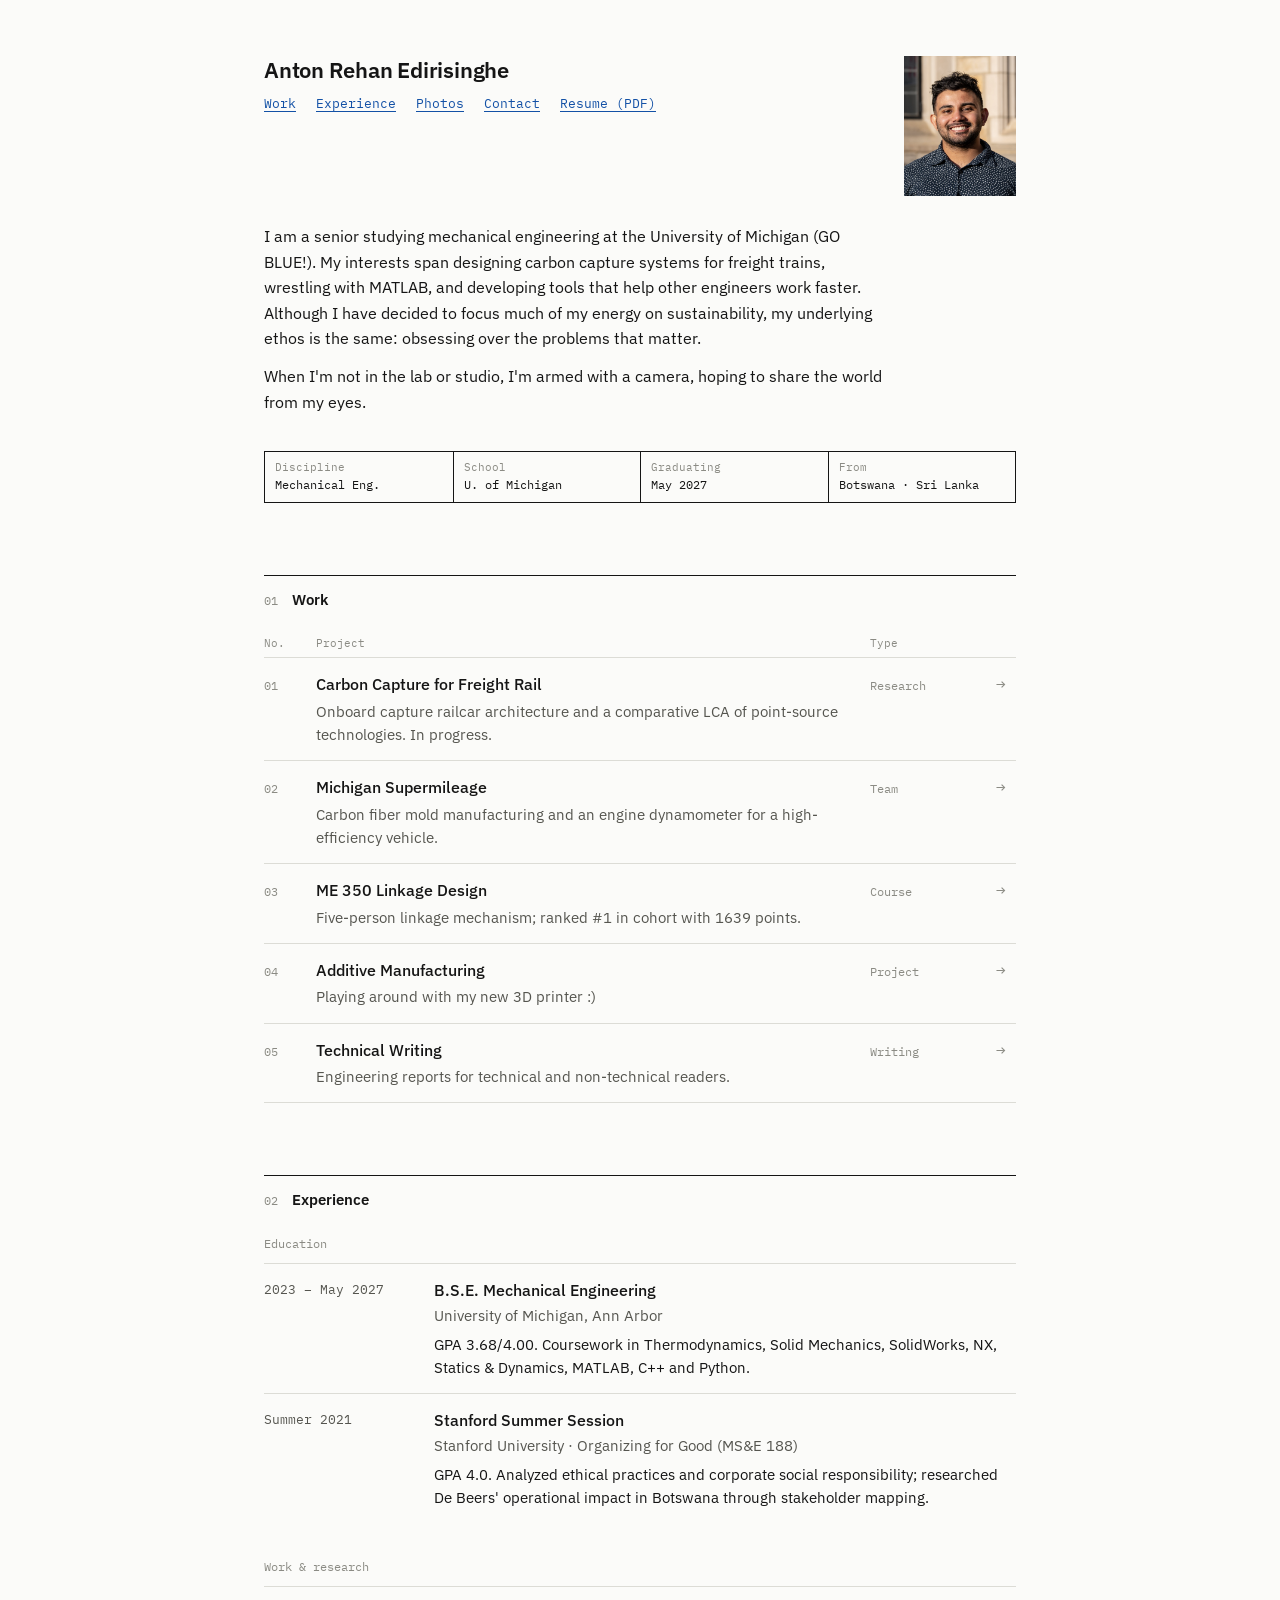
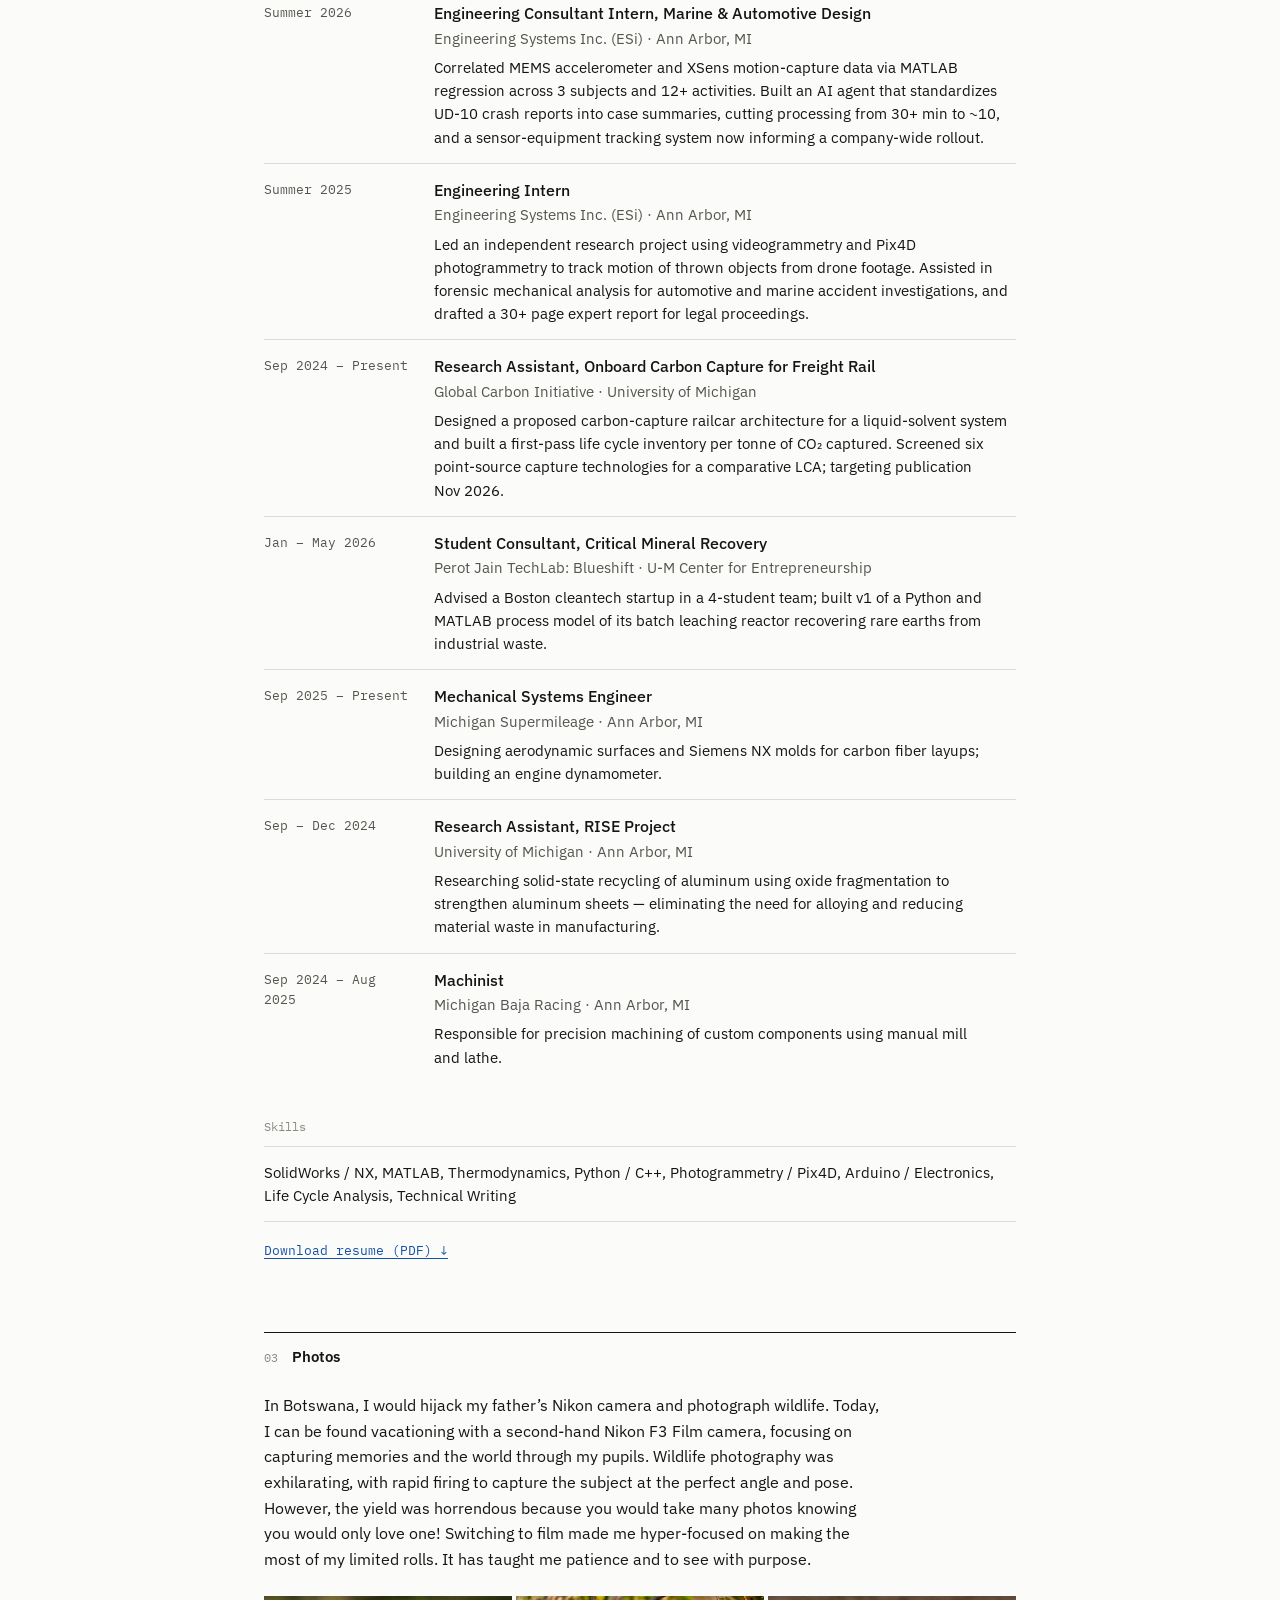
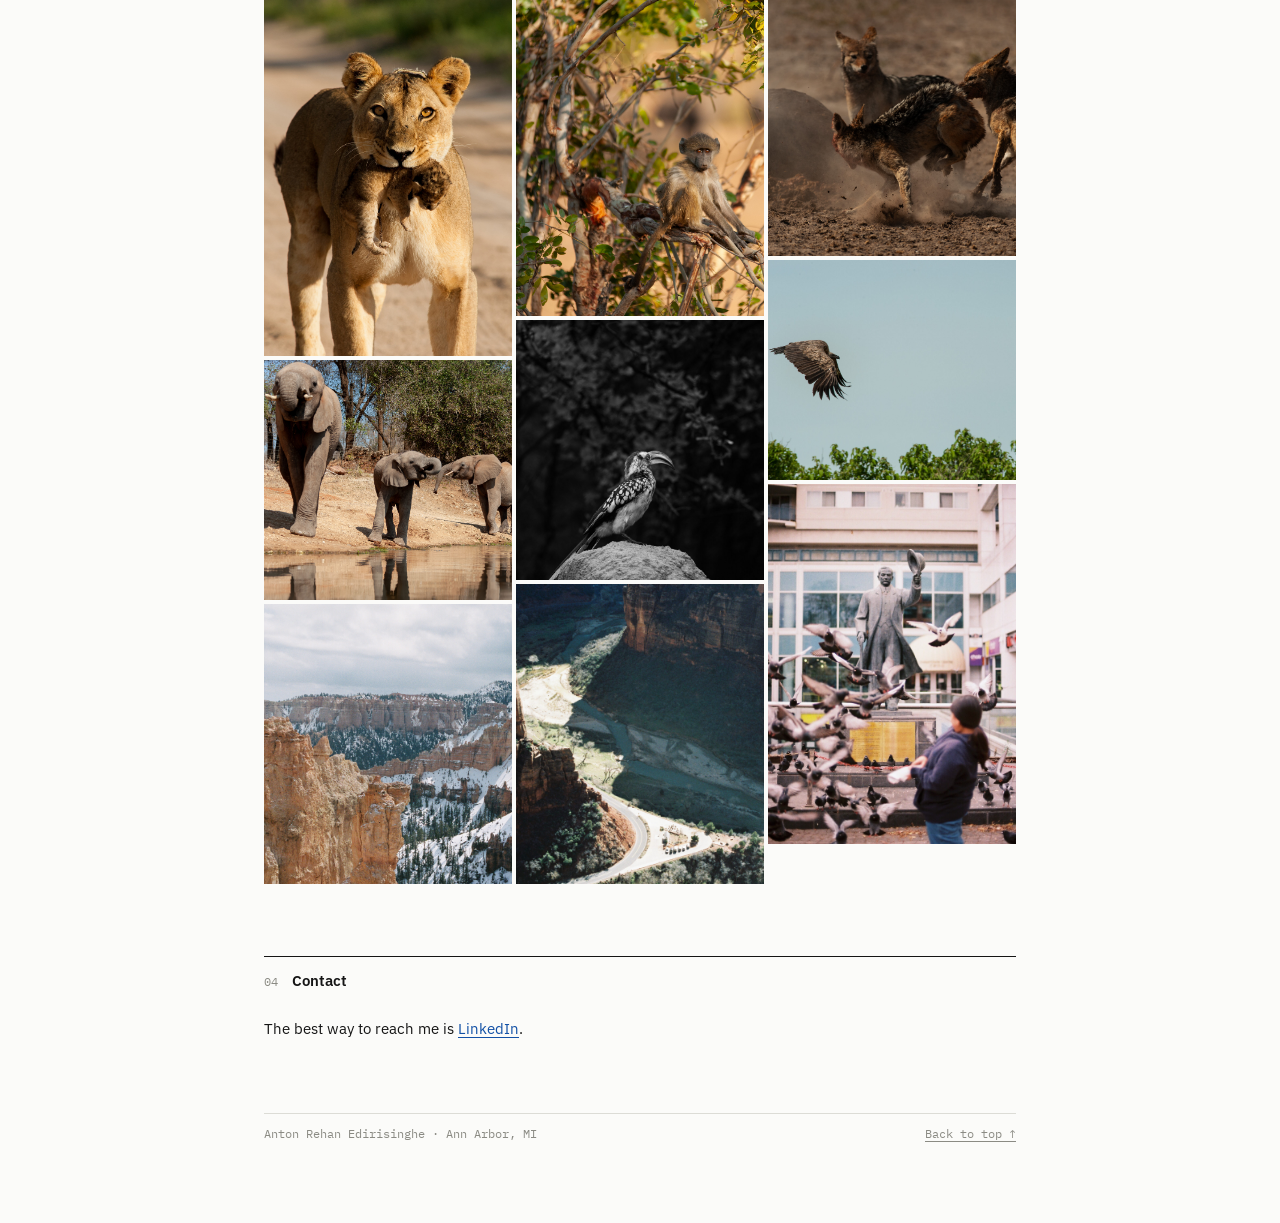
<file: github-upload/index.html>
<!DOCTYPE html>
<html lang="en">
<head>
<meta charset="UTF-8" />
<meta name="viewport" content="width=device-width, initial-scale=1.0" />
<title>Anton Rehan Edirisinghe</title>
<link rel="preconnect" href="https://fonts.googleapis.com" />
<link rel="preconnect" href="https://fonts.gstatic.com" crossorigin="" />
<link href="https://fonts.googleapis.com/css2?family=IBM+Plex+Mono:wght@400;500&family=IBM+Plex+Sans:wght@400;500;600&display=swap" rel="stylesheet" />
<style>
*,*::before,*::after{box-sizing:border-box;margin:0;padding:0}
:root{--bg:#fbfbf9;--ink:#151515;--mid:#55554f;--light:#8b8b84;--rule:#dcdcd6;--link:oklch(45% 0.15 258);--mono:'IBM Plex Mono',ui-monospace,Menlo,monospace;--sans:'IBM Plex Sans','Helvetica Neue',Arial,sans-serif}
html{scroll-behavior:smooth}
body{background:var(--bg);color:var(--ink);font:16px/1.6 var(--sans);-webkit-font-smoothing:antialiased}
a{color:var(--link);text-decoration:underline;text-underline-offset:3px;text-decoration-thickness:1px}
a:hover{color:var(--ink)}
.wrap{max-width:800px;margin:0 auto;padding:56px 24px 80px}
.mono{font-family:var(--mono)}
header{display:grid;grid-template-columns:minmax(0,1fr) 112px;gap:32px;align-items:start}
h1{font-size:22px;font-weight:600;letter-spacing:-0.01em;line-height:1.3}
.nav{display:flex;flex-wrap:wrap;gap:6px 20px;margin-top:10px;font:13px/1.4 var(--mono)}
.intro{margin-top:28px;max-width:62ch;color:var(--ink);text-wrap:pretty}
.intro p+p{margin-top:12px}
.headshot{width:112px;aspect-ratio:4/5;display:block;background:url("uploads/RehanLinkedIn.jpg") 42% 51%/320% auto no-repeat;filter:grayscale(0.15)}
.titleblock{display:grid;grid-template-columns:repeat(4,minmax(0,1fr));border:1px solid var(--ink);margin-top:36px;font:12px/1.4 var(--mono)}
.titleblock div{padding:8px 10px;border-left:1px solid var(--ink)}
.titleblock div:first-child{border-left:0}
.titleblock span{display:block;color:var(--light);font-size:10.5px;margin-bottom:2px}
section{margin-top:72px;border-top:1px solid var(--ink);padding-top:12px}
.sec-h{display:flex;gap:14px;align-items:baseline;margin-bottom:24px}
.sec-h .mono{font-size:12px;color:var(--light)}
h2{font-size:15px;font-weight:600}
.rows{display:flex;flex-direction:column}
.proj{display:grid;grid-template-columns:36px minmax(0,1fr) 110px 20px;gap:16px;align-items:baseline;padding:14px 0;border-bottom:1px solid var(--rule);color:inherit;text-decoration:none}
.proj:first-child{border-top:1px solid var(--rule)}
.proj .n,.proj .t{font:12px/1.4 var(--mono);color:var(--light)}
.proj .title{font-weight:500}
.proj .d{color:var(--mid);font-size:14.5px;margin-top:2px;text-wrap:pretty}
.proj .arr{font-family:var(--mono);color:var(--light);transition:transform .15s}
.proj:hover .title{color:var(--link);text-decoration:underline;text-underline-offset:3px;text-decoration-thickness:1px}
.proj:hover .arr{color:var(--link);transform:translateX(3px)}
.thead{display:grid;grid-template-columns:36px minmax(0,1fr) 110px 20px;gap:16px;font:11px/1.4 var(--mono);color:var(--light);padding-bottom:6px}
.sub{font:12px/1.4 var(--mono);color:var(--light);margin:36px 0 10px}
.sub:first-of-type{margin-top:0}
.item{display:grid;grid-template-columns:150px minmax(0,1fr);gap:20px;padding:14px 0;border-top:1px solid var(--rule)}
.item .date{font:12.5px/1.6 var(--mono);color:var(--mid);padding-top:1px}
.item .role{font-weight:500}
.item .org{color:var(--mid);font-size:14.5px}
.item p{font-size:14.5px;color:var(--ink);margin-top:6px;text-wrap:pretty}
.skills{font-size:14.5px;padding:14px 0;border-top:1px solid var(--rule);border-bottom:1px solid var(--rule)}
.dl{margin-top:20px;font:13px/1.4 var(--mono)}
.photo-intro{max-width:62ch;margin-bottom:24px;text-wrap:pretty}
.sheet{columns:3;column-gap:4px}
.sheet figure{break-inside:avoid;margin-bottom:4px;overflow:hidden;cursor:zoom-in;background:#e8e8e3}
.sheet img{width:100%;object-fit:cover;display:block;transition:transform .4s ease}
.sheet figure:hover img{transform:scale(1.03)}
.sheet figcaption{display:none}
.contact{font-size:15px}
footer{margin-top:72px;padding-top:12px;border-top:1px solid var(--rule);display:flex;justify-content:space-between;gap:16px;flex-wrap:wrap;font:12px/1.4 var(--mono);color:var(--light)}
footer a{color:var(--light)}
.lb{position:fixed;inset:0;z-index:50;background:rgba(15,15,15,.94);display:none;flex-direction:column;align-items:center;justify-content:center;gap:12px;padding:24px;cursor:zoom-out}
.lb.open{display:flex}
.lb img{max-width:92vw;max-height:84vh;object-fit:contain}
.lb p{font:12px/1.4 var(--mono);color:#bdbdb5}
@media (max-width:640px){
header{grid-template-columns:minmax(0,1fr) 80px;gap:20px}.headshot{width:80px}
.titleblock{grid-template-columns:repeat(2,minmax(0,1fr))}.titleblock div:nth-child(3){border-left:0}.titleblock div:nth-child(n+3){border-top:1px solid var(--ink)}
.thead{display:none}.proj{grid-template-columns:28px minmax(0,1fr) 16px}.proj .t{display:none}
.item{grid-template-columns:minmax(0,1fr);gap:4px}
.sheet{columns:2}
}
</style>
</head>
<body>
<div class="wrap" id="top">
<header>
<div>
<h1>Anton Rehan Edirisinghe</h1>
<nav class="nav"><a href="#work">Work</a><a href="#experience">Experience</a><a href="#photos">Photos</a><a href="#contact">Contact</a><a href="uploads/RehanEAResume.pdf" target="_blank" rel="noopener">Resume (PDF)</a></nav>
</div>
<div class="headshot" role="img" aria-label="Anton Rehan Edirisinghe"></div>
</header>
<div class="intro">
<p>I am a senior studying mechanical engineering at the University of Michigan (GO BLUE!). My interests span designing carbon capture systems for freight trains, wrestling with MATLAB, and developing tools that help other engineers work faster. Although I have decided to focus much of my energy on sustainability, my underlying ethos is the same: obsessing over the problems that matter.</p>
<p>When I'm not in the lab or studio, I'm armed with a camera, hoping to share the world from my eyes.</p>
</div>
<div class="titleblock">
<div><span>Discipline</span>Mechanical Eng.</div>
<div><span>School</span>U. of Michigan</div>
<div><span>Graduating</span>May 2027</div>
<div><span>From</span>Botswana · Sri Lanka</div>
</div>
<section id="work">
<div class="sec-h"><span class="mono">01</span><h2>Work</h2></div>
<div class="thead"><span>No.</span><span>Project</span><span>Type</span><span></span></div>
<div class="rows">
<a class="proj" href="projects/carbon-capture.html"><span class="n">01</span><div><div class="title">Carbon Capture for Freight Rail</div><div class="d">Onboard capture railcar architecture and a comparative LCA of point-source technologies. In progress.</div></div><span class="t">Research</span><span class="arr">→</span></a>
<a class="proj" href="projects/supermileage.html"><span class="n">02</span><div><div class="title">Michigan Supermileage</div><div class="d">Carbon fiber mold manufacturing and an engine dynamometer for a high-efficiency vehicle.</div></div><span class="t">Team</span><span class="arr">→</span></a>
<a class="proj" href="projects/me350-linkage.html"><span class="n">03</span><div><div class="title">ME 350 Linkage Design</div><div class="d">Five-person linkage mechanism; ranked #1 in cohort with 1639 points.</div></div><span class="t">Course</span><span class="arr">→</span></a>
<a class="proj" href="projects/additive-manufacturing.html"><span class="n">04</span><div><div class="title">Additive Manufacturing</div><div class="d">Playing around with my new 3D printer :)</div></div><span class="t">Project</span><span class="arr">→</span></a>
<a class="proj" href="projects/technical-writing.html"><span class="n">05</span><div><div class="title">Technical Writing</div><div class="d">Engineering reports for technical and non-technical readers.</div></div><span class="t">Writing</span><span class="arr">→</span></a>
</div>
</section>
<section id="experience">
<div class="sec-h"><span class="mono">02</span><h2>Experience</h2></div>
<p class="sub">Education</p>
<div class="item"><div class="date">2023 – May 2027</div><div><div class="role">B.S.E. Mechanical Engineering</div><div class="org">University of Michigan, Ann Arbor</div><p>GPA 3.68/4.00. Coursework in Thermodynamics, Solid Mechanics, SolidWorks, NX, Statics &amp; Dynamics, MATLAB, C++ and Python.</p></div></div>
<div class="item"><div class="date">Summer 2021</div><div><div class="role">Stanford Summer Session</div><div class="org">Stanford University · Organizing for Good (MS&amp;E 188)</div><p>GPA 4.0. Analyzed ethical practices and corporate social responsibility; researched De Beers' operational impact in Botswana through stakeholder mapping.</p></div></div>
<p class="sub">Work &amp; research</p>
<div class="item"><div class="date">Summer 2026</div><div><div class="role">Engineering Consultant Intern, Marine &amp; Automotive Design</div><div class="org">Engineering Systems Inc. (ESi) · Ann Arbor, MI</div><p>Correlated MEMS accelerometer and XSens motion-capture data via MATLAB regression across 3 subjects and 12+ activities. Built an AI agent that standardizes UD-10 crash reports into case summaries, cutting processing from 30+ min to ~10, and a sensor-equipment tracking system now informing a company-wide rollout.</p></div></div>
<div class="item"><div class="date">Summer 2025</div><div><div class="role">Engineering Intern</div><div class="org">Engineering Systems Inc. (ESi) · Ann Arbor, MI</div><p>Led an independent research project using videogrammetry and Pix4D photogrammetry to track motion of thrown objects from drone footage. Assisted in forensic mechanical analysis for automotive and marine accident investigations, and drafted a 30+ page expert report for legal proceedings.</p></div></div>
<div class="item"><div class="date">Sep 2024 – Present</div><div><div class="role">Research Assistant, Onboard Carbon Capture for Freight Rail</div><div class="org">Global Carbon Initiative · University of Michigan</div><p>Designed a proposed carbon-capture railcar architecture for a liquid-solvent system and built a first-pass life cycle inventory per tonne of CO₂ captured. Screened six point-source capture technologies for a comparative LCA; targeting publication Nov 2026.</p></div></div>
<div class="item"><div class="date">Jan – May 2026</div><div><div class="role">Student Consultant, Critical Mineral Recovery</div><div class="org">Perot Jain TechLab: Blueshift · U-M Center for Entrepreneurship</div><p>Advised a Boston cleantech startup in a 4-student team; built v1 of a Python and MATLAB process model of its batch leaching reactor recovering rare earths from industrial waste.</p></div></div>
<div class="item"><div class="date">Sep 2025 – Present</div><div><div class="role">Mechanical Systems Engineer</div><div class="org">Michigan Supermileage · Ann Arbor, MI</div><p>Designing aerodynamic surfaces and Siemens NX molds for carbon fiber layups; building an engine dynamometer.</p></div></div>
<div class="item"><div class="date">Sep – Dec 2024</div><div><div class="role">Research Assistant, RISE Project</div><div class="org">University of Michigan · Ann Arbor, MI</div><p>Researching solid-state recycling of aluminum using oxide fragmentation to strengthen aluminum sheets — eliminating the need for alloying and reducing material waste in manufacturing.</p></div></div>
<div class="item"><div class="date">Sep 2024 – Aug 2025</div><div><div class="role">Machinist</div><div class="org">Michigan Baja Racing · Ann Arbor, MI</div><p>Responsible for precision machining of custom components using manual mill and lathe.</p></div></div>
<p class="sub">Skills</p>
<p class="skills">SolidWorks / NX, MATLAB, Thermodynamics, Python / C++, Photogrammetry / Pix4D, Arduino / Electronics, Life Cycle Analysis, Technical Writing</p>
<p class="dl"><a href="uploads/RehanEAResume.pdf" target="_blank" rel="noopener">Download resume (PDF) ↓</a></p>
</section>
<section id="photos">
<div class="sec-h"><span class="mono">03</span><h2>Photos</h2></div>
<p class="photo-intro">In Botswana, I would hijack my father’s Nikon camera and photograph wildlife. Today, I can be found vacationing with a second-hand Nikon F3 Film camera, focusing on capturing memories and the world through my pupils. Wildlife photography was exhilarating, with rapid firing to capture the subject at the perfect angle and pose. However, the yield was horrendous because you would take many photos knowing you would only love one! Switching to film made me hyper-focused on making the most of my limited rolls. It has taught me patience and to see with purpose.</p>
<div class="sheet" id="sheet">
<figure><img src="uploads/75C1C92D-931C-47F8-A271-8AAD5822C56F.jpeg" style="height:360px" alt="Lioness carrying her cub, Botswana" loading="lazy" /><figcaption><span>01</span>Lioness carrying her cub, Botswana</figcaption></figure>
<figure><img src="uploads/Elephant 1.jpg" style="height:240px" alt="Elephants at the waterhole, Botswana" loading="lazy" /><figcaption><span>02</span>Elephants at the waterhole</figcaption></figure>
<figure><img src="uploads/IMG_7206.jpeg" style="height:280px" alt="Bryce Canyon, Utah" loading="lazy" /><figcaption><span>03</span>Bryce Canyon, Utah</figcaption></figure>
<figure><img src="uploads/Baboon1.jpg" style="height:320px" alt="Baboon, Botswana" loading="lazy" /><figcaption><span>04</span>Baboon, Botswana</figcaption></figure>
<figure><img src="uploads/IMG_8431.jpeg" style="height:260px" alt="Yellow-billed hornbill, Botswana" loading="lazy" /><figcaption><span>05</span>Yellow-billed hornbill, Botswana</figcaption></figure>
<figure><img src="uploads/IMG_7436.jpeg" style="height:300px" alt="Zion National Park, Utah" loading="lazy" /><figcaption><span>06</span>Zion National Park, Utah</figcaption></figure>
<figure><img src="uploads/Jacals1.jpg" style="height:260px" alt="Jackals, Botswana" loading="lazy" /><figcaption><span>07</span>Jackals, Botswana</figcaption></figure>
<figure><img src="uploads/rtp_7758.jpeg" style="height:220px" alt="Vulture in flight, Botswana" loading="lazy" /><figcaption><span>08</span>Vulture in flight, Botswana</figcaption></figure>
<figure><img src="uploads/IMG_7384.jpeg" style="height:360px" alt="Street scene, film" loading="lazy" /><figcaption><span>09</span>Street scene, film</figcaption></figure>
</div>
</section>
<section id="contact">
<div class="sec-h"><span class="mono">04</span><h2>Contact</h2></div>
<p class="contact">The best way to reach me is <a href="https://linkedin.com/in/rehan-ed" target="_blank" rel="noopener">LinkedIn</a>.</p>
</section>
<footer><span>Anton Rehan Edirisinghe · Ann Arbor, MI</span><a href="#top">Back to top ↑</a></footer>
</div>
<div class="lb" id="lb"><img alt="" /><p></p></div>
<script>
(()=>{const lb=document.getElementById('lb'),im=lb.querySelector('img'),cap=lb.querySelector('p');
document.getElementById('sheet').addEventListener('click',e=>{const f=e.target.closest('figure');if(!f)return;const i=f.querySelector('img');im.src=i.src;im.alt=i.alt;cap.textContent=i.alt;lb.classList.add('open')});
lb.addEventListener('click',()=>lb.classList.remove('open'));
addEventListener('keydown',e=>{if(e.key==='Escape')lb.classList.remove('open')});})();
</script>
</body>
</html>
</file>
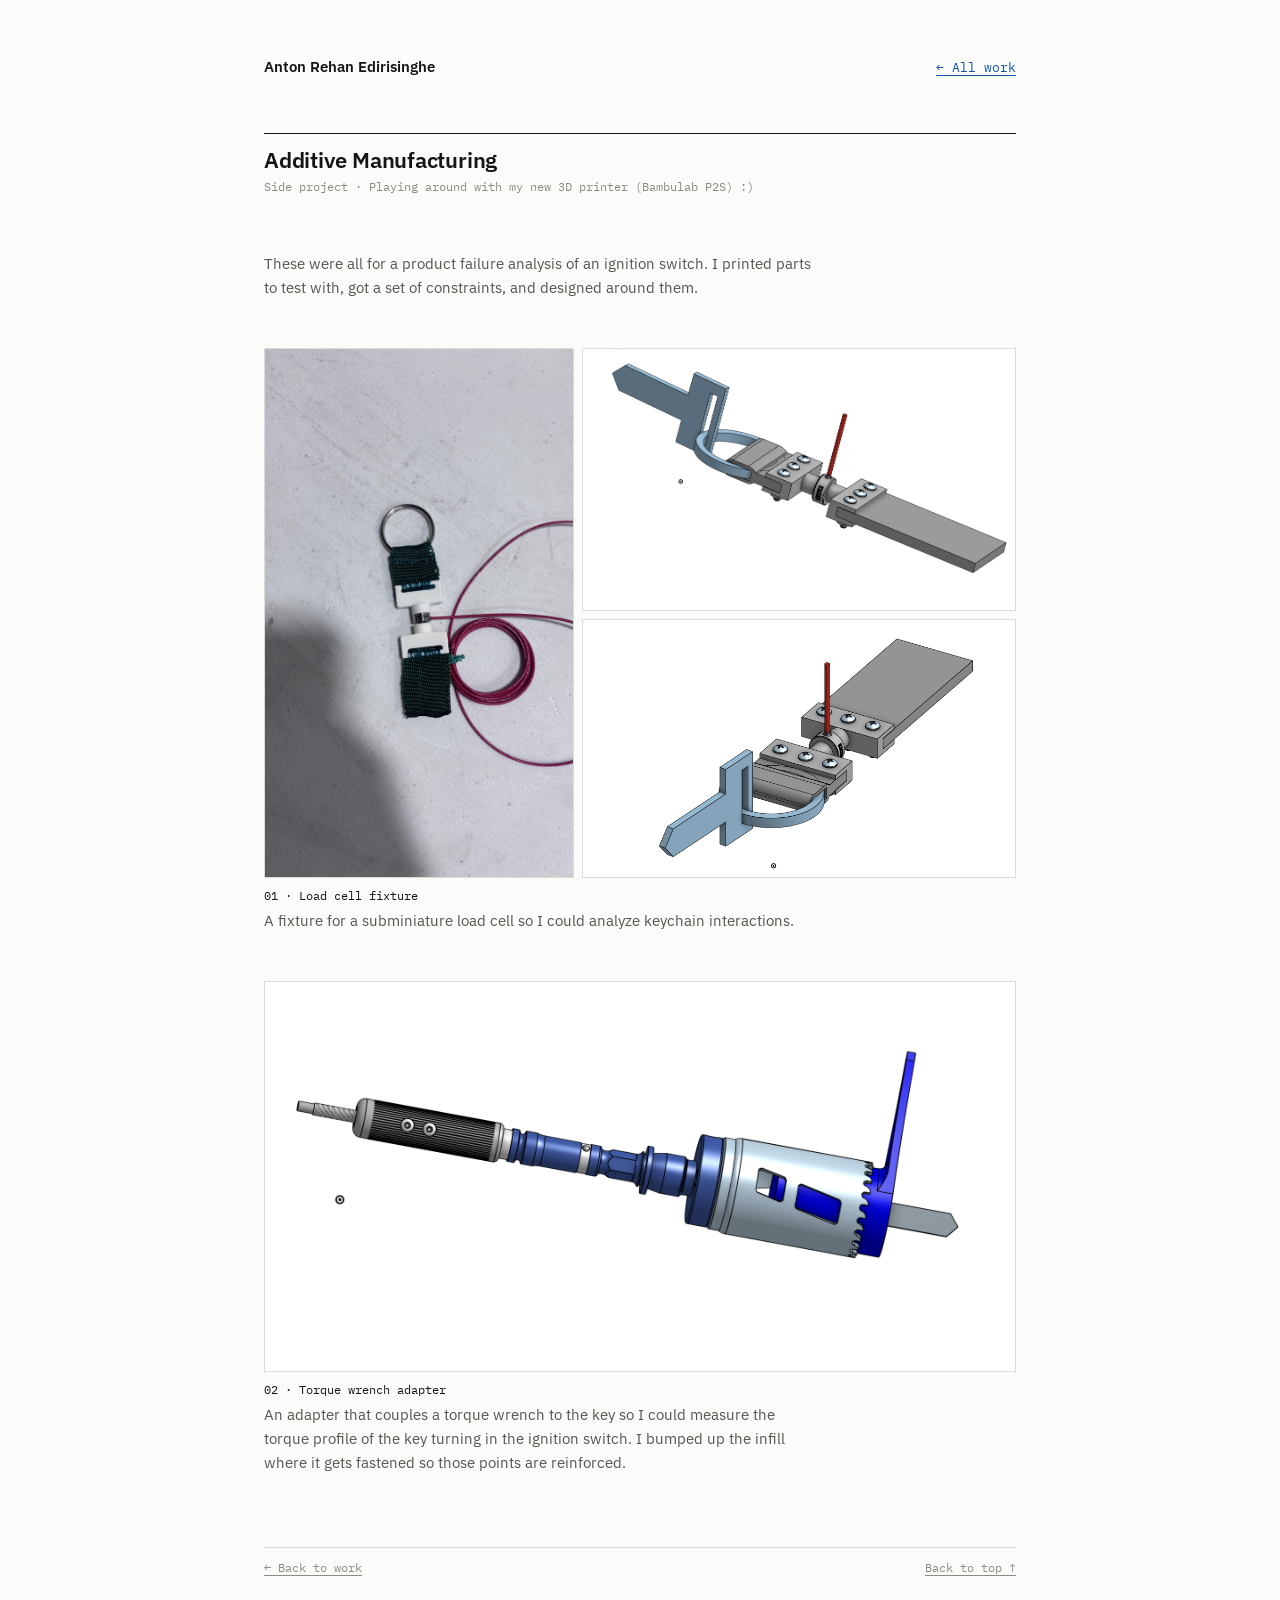
<file: github-upload/projects/additive-manufacturing.html>
<!DOCTYPE html>
<html lang="en">
<head>
<meta charset="UTF-8" />
<meta name="viewport" content="width=device-width, initial-scale=1.0" />
<title>Additive Manufacturing — Anton Rehan Edirisinghe</title>
<link rel="preconnect" href="https://fonts.googleapis.com" />
<link rel="preconnect" href="https://fonts.gstatic.com" crossorigin="" />
<link href="https://fonts.googleapis.com/css2?family=IBM+Plex+Mono:wght@400;500&family=IBM+Plex+Sans:wght@400;500;600&display=swap" rel="stylesheet" />
<link rel="stylesheet" href="v2.css" />
<style>.log{margin-top:32px;display:flex;flex-direction:column;gap:48px}.intro{margin-top:24px;max-width:62ch;font-size:15px;color:var(--mid);text-wrap:pretty}.entry img{display:block;width:100%;height:auto;border:1px solid var(--rule);background:#fff}.entry .grid{display:grid;grid-template-columns:minmax(0,1fr) minmax(0,1.4fr);gap:8px}.entry .grid img{height:100%;object-fit:contain}.entry .grid .tall{grid-row:span 2;object-fit:cover}@media (max-width:640px){.entry .grid{grid-template-columns:minmax(0,1fr)}.entry .grid .tall{grid-row:auto}}.entry figcaption{margin-top:10px;max-width:62ch;font-size:15px;color:var(--mid);text-wrap:pretty}.entry .lbl{display:block;font:12px/1.4 var(--mono);color:var(--ink);margin-bottom:4px}</style>
</head>
<body>
<div class="wrap" id="top">
<div class="top"><a class="name" href="../index.html">Anton Rehan Edirisinghe</a><a href="../index.html#work">← All work</a></div>
<h1>Additive Manufacturing</h1>
<p class="kicker">Side project · Playing around with my new 3D printer (Bambulab P2S) :)</p>
<div class="log">
<p class="intro">These were all for a product failure analysis of an ignition switch. I printed parts to test with, got a set of constraints, and designed around them.</p>
<figure class="entry"><div class="grid"><img class="tall" src="am-photos/ignition-switch.jpeg" alt="3D-printed fixture holding a subminiature load cell between two keychain straps" /><img src="am-photos/loadcell-fixture-b.png" alt="CAD render of the load cell fixture with key and keyring" /><img src="am-photos/loadcell-fixture-a.png" alt="CAD render of the load cell fixture, alternate view" /></div><figcaption><span class="lbl">01 · Load cell fixture</span>A fixture for a subminiature load cell so I could analyze keychain interactions.</figcaption></figure>
<figure class="entry"><img src="am-photos/torque-adapter.png" alt="CAD render of a torque wrench adapter coupled to an ignition key" /><figcaption><span class="lbl">02 · Torque wrench adapter</span>An adapter that couples a torque wrench to the key so I could measure the torque profile of the key turning in the ignition switch. I bumped up the infill where it gets fastened so those points are reinforced.</figcaption></figure>
</div>
<footer><a href="../index.html#work">← Back to work</a><a href="#top">Back to top ↑</a></footer>
</div>
</body>
</html>
</file>
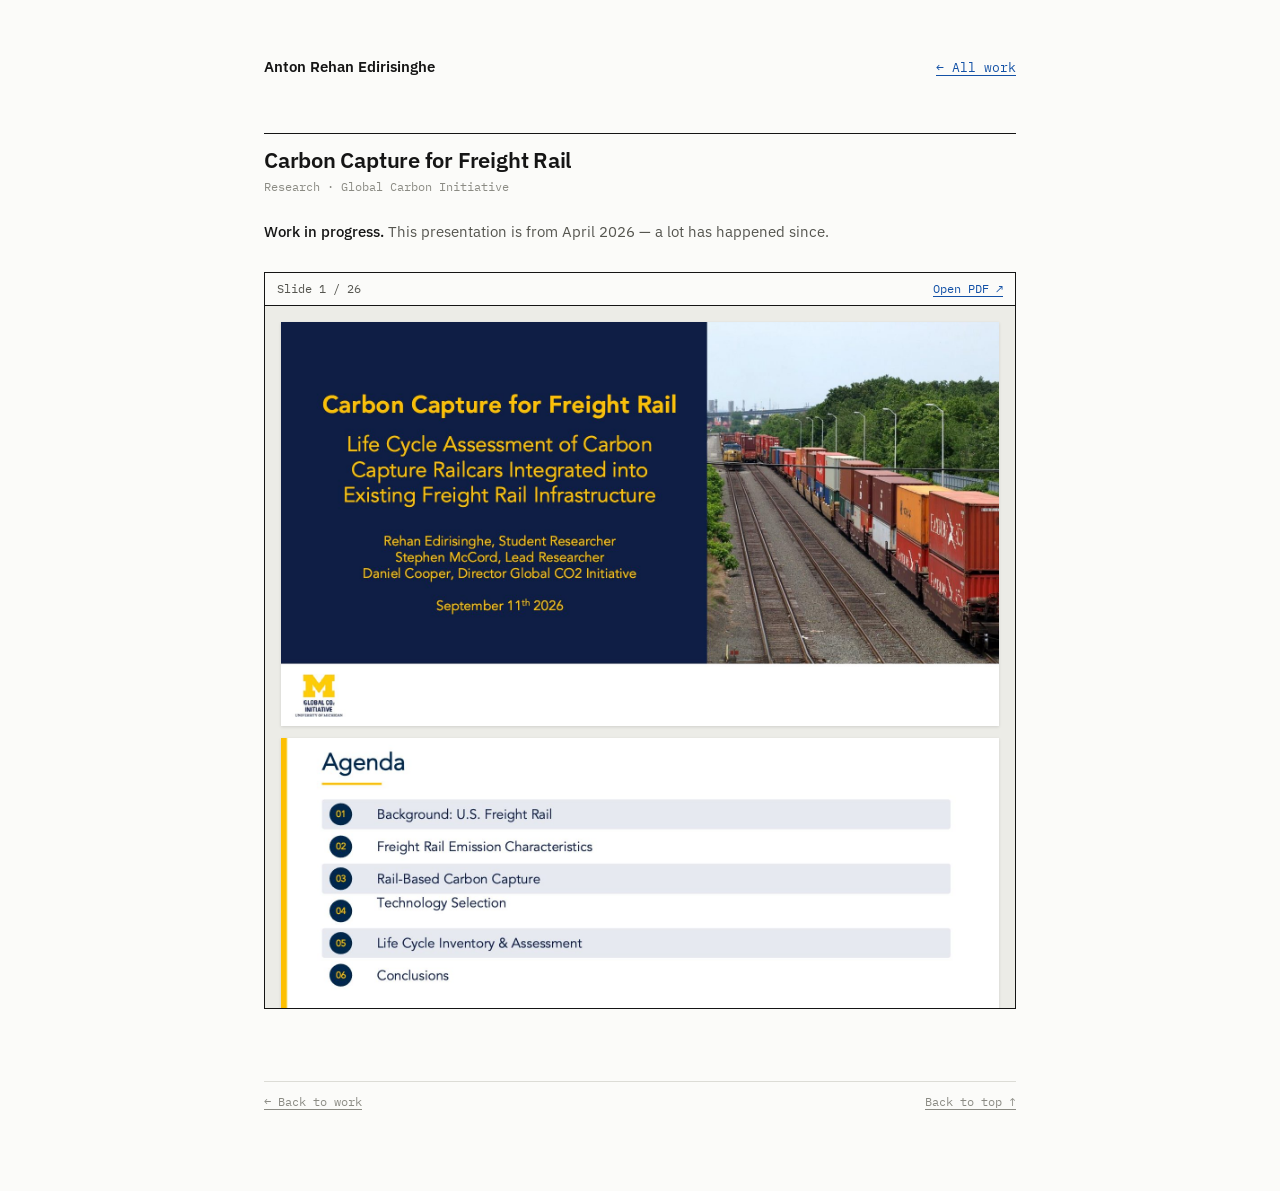
<file: github-upload/projects/carbon-capture.html>
<!DOCTYPE html>
<html lang="en">
<head>
<meta charset="UTF-8" />
<meta name="viewport" content="width=device-width, initial-scale=1.0" />
<title>Carbon Capture for Freight Rail — Anton Rehan Edirisinghe</title>
<link rel="preconnect" href="https://fonts.googleapis.com" />
<link rel="preconnect" href="https://fonts.gstatic.com" crossorigin="" />
<link href="https://fonts.googleapis.com/css2?family=IBM+Plex+Mono:wght@400;500&family=IBM+Plex+Sans:wght@400;500;600&display=swap" rel="stylesheet" />
<link rel="stylesheet" href="v2.css" />
</head>
<body>
<div class="wrap" id="top">
<div class="top"><a class="name" href="../index.html">Anton Rehan Edirisinghe</a><a href="../index.html#work">← All work</a></div>
<h1>Carbon Capture for Freight Rail</h1>
<p class="kicker">Research · Global Carbon Initiative</p>
<p class="note"><b>Work in progress.</b> This presentation is from April 2026 — a lot has happened since.</p>
<div class="viewer">
<div class="vbar"><span>Slide <span id="pg">1</span> / 26</span><a href="../uploads/ME490Presentation.pdf" target="_blank" rel="noopener">Open PDF ↗</a></div>
<div class="vpages" id="vpages">
<img src="carbon-pages/s01.jpg" alt="Slide 1" loading="lazy" width="1600" height="900" />
<img src="carbon-pages/s02.jpg" alt="Slide 2" loading="lazy" width="1600" height="900" />
<img src="carbon-pages/s03.jpg" alt="Slide 3" loading="lazy" width="1600" height="900" />
<img src="carbon-pages/s04.jpg" alt="Slide 4" loading="lazy" width="1600" height="900" />
<img src="carbon-pages/s05.jpg" alt="Slide 5" loading="lazy" width="1600" height="900" />
<img src="carbon-pages/s06.jpg" alt="Slide 6" loading="lazy" width="1600" height="900" />
<img src="carbon-pages/s07.jpg" alt="Slide 7" loading="lazy" width="1600" height="900" />
<img src="carbon-pages/s08.jpg" alt="Slide 8" loading="lazy" width="1600" height="900" />
<img src="carbon-pages/s09.jpg" alt="Slide 9" loading="lazy" width="1600" height="900" />
<img src="carbon-pages/s10.jpg" alt="Slide 10" loading="lazy" width="1600" height="900" />
<img src="carbon-pages/s11.jpg" alt="Slide 11" loading="lazy" width="1600" height="900" />
<img src="carbon-pages/s12.jpg" alt="Slide 12" loading="lazy" width="1600" height="900" />
<img src="carbon-pages/s13.jpg" alt="Slide 13" loading="lazy" width="1600" height="900" />
<img src="carbon-pages/s14.jpg" alt="Slide 14" loading="lazy" width="1600" height="900" />
<img src="carbon-pages/s15.jpg" alt="Slide 15" loading="lazy" width="1600" height="900" />
<img src="carbon-pages/s16.jpg" alt="Slide 16" loading="lazy" width="1600" height="900" />
<img src="carbon-pages/s17.jpg" alt="Slide 17" loading="lazy" width="1600" height="900" />
<img src="carbon-pages/s18.jpg" alt="Slide 18" loading="lazy" width="1600" height="900" />
<img src="carbon-pages/s19.jpg" alt="Slide 19" loading="lazy" width="1600" height="900" />
<img src="carbon-pages/s20.jpg" alt="Slide 20" loading="lazy" width="1600" height="900" />
<img src="carbon-pages/s21.jpg" alt="Slide 21" loading="lazy" width="1600" height="900" />
<img src="carbon-pages/s22.jpg" alt="Slide 22" loading="lazy" width="1600" height="900" />
<img src="carbon-pages/s23.jpg" alt="Slide 23" loading="lazy" width="1600" height="900" />
<img src="carbon-pages/s24.jpg" alt="Slide 24" loading="lazy" width="1600" height="900" />
<img src="carbon-pages/s25.jpg" alt="Slide 25" loading="lazy" width="1600" height="900" />
<img src="carbon-pages/s26.jpg" alt="Slide 26" loading="lazy" width="1600" height="900" />
</div>
</div>
<footer><a href="../index.html#work">← Back to work</a><a href="#top">Back to top ↑</a></footer>
</div>
<script>
(()=>{const box=document.getElementById('vpages'),pg=document.getElementById('pg'),imgs=[...box.querySelectorAll('img')];box.addEventListener('scroll',()=>{const mid=box.scrollTop+box.clientHeight/3;let n=1;imgs.forEach((im,i)=>{if(im.offsetTop-box.offsetTop<=mid)n=i+1});pg.textContent=n},{passive:true})})();
</script>
</body>
</html>
</file>
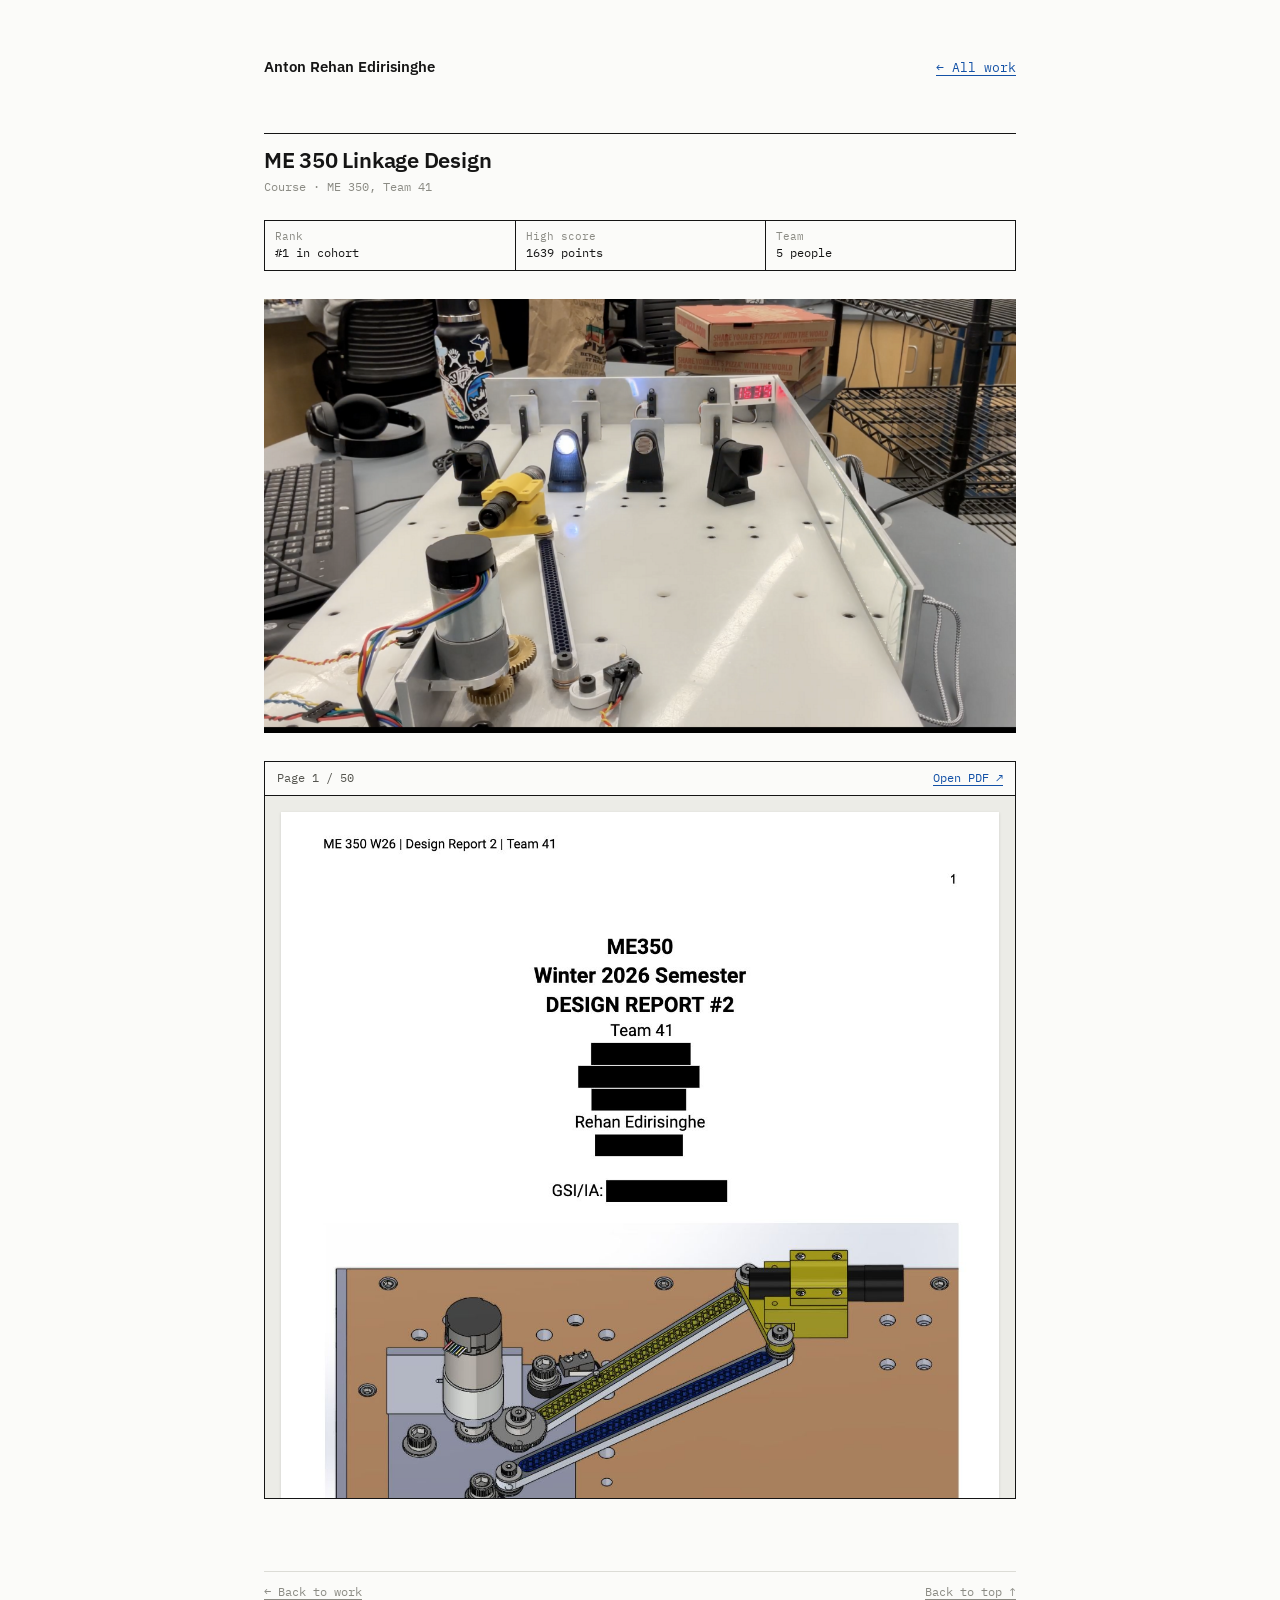
<file: github-upload/projects/me350-linkage.html>
<!DOCTYPE html>
<html lang="en">
<head>
<meta charset="UTF-8" />
<meta name="viewport" content="width=device-width, initial-scale=1.0" />
<title>ME 350 Linkage Design — Anton Rehan Edirisinghe</title>
<link rel="preconnect" href="https://fonts.googleapis.com" />
<link rel="preconnect" href="https://fonts.gstatic.com" crossorigin="" />
<link href="https://fonts.googleapis.com/css2?family=IBM+Plex+Mono:wght@400;500&family=IBM+Plex+Sans:wght@400;500;600&display=swap" rel="stylesheet" />
<link rel="stylesheet" href="v2.css" />
</head>
<body>
<div class="wrap" id="top">
<div class="top"><a class="name" href="../index.html">Anton Rehan Edirisinghe</a><a href="../index.html#work">← All work</a></div>
<h1>ME 350 Linkage Design</h1>
<p class="kicker">Course · ME 350, Team 41</p>
<div class="titleblock" style="--cols:3">
<div><span>Rank</span>#1 in cohort</div>
<div><span>High score</span>1639 points</div>
<div><span>Team</span>5 people</div>
</div>
<img class="photo" src="../uploads/Screenshot%202026-10-08%20at%204.44.45%20PM.png" alt="ME 350 linkage mechanism test rig" />
<div class="viewer">
<div class="vbar"><span>Page <span id="pg">1</span> / 50</span><a href="../uploads/ME%20350%20Team%2041%20DR2_Redacted-ad1215bf.pdf" target="_blank" rel="noopener">Open PDF ↗</a></div>
<div class="vpages" id="vpages">
<img src="me350-pages/p01.jpg" alt="Page 1" loading="lazy" width="1224" height="1584" />
<img src="me350-pages/p02.jpg" alt="Page 2" loading="lazy" width="1224" height="1584" />
<img src="me350-pages/p03.jpg" alt="Page 3" loading="lazy" width="1224" height="1584" />
<img src="me350-pages/p04.jpg" alt="Page 4" loading="lazy" width="1224" height="1584" />
<img src="me350-pages/p05.jpg" alt="Page 5" loading="lazy" width="1224" height="1584" />
<img src="me350-pages/p06.jpg" alt="Page 6" loading="lazy" width="1224" height="1584" />
<img src="me350-pages/p07.jpg" alt="Page 7" loading="lazy" width="1224" height="1584" />
<img src="me350-pages/p08.jpg" alt="Page 8" loading="lazy" width="1224" height="1584" />
<img src="me350-pages/p09.jpg" alt="Page 9" loading="lazy" width="1224" height="1584" />
<img src="me350-pages/p10.jpg" alt="Page 10" loading="lazy" width="1224" height="1584" />
<img src="me350-pages/p11.jpg" alt="Page 11" loading="lazy" width="1224" height="1584" />
<img src="me350-pages/p12.jpg" alt="Page 12" loading="lazy" width="1224" height="1584" />
<img src="me350-pages/p13.jpg" alt="Page 13" loading="lazy" width="1224" height="1584" />
<img src="me350-pages/p14.jpg" alt="Page 14" loading="lazy" width="1224" height="1584" />
<img src="me350-pages/p15.jpg" alt="Page 15" loading="lazy" width="1224" height="1584" />
<img src="me350-pages/p16.jpg" alt="Page 16" loading="lazy" width="1224" height="1584" />
<img src="me350-pages/p17.jpg" alt="Page 17" loading="lazy" width="1224" height="1584" />
<img src="me350-pages/p18.jpg" alt="Page 18" loading="lazy" width="1224" height="1584" />
<img src="me350-pages/p19.jpg" alt="Page 19" loading="lazy" width="1224" height="1584" />
<img src="me350-pages/p20.jpg" alt="Page 20" loading="lazy" width="1224" height="1584" />
<img src="me350-pages/p21.jpg" alt="Page 21" loading="lazy" width="1224" height="1584" />
<img src="me350-pages/p22.jpg" alt="Page 22" loading="lazy" width="1224" height="1584" />
<img src="me350-pages/p23.jpg" alt="Page 23" loading="lazy" width="1224" height="1584" />
<img src="me350-pages/p24.jpg" alt="Page 24" loading="lazy" width="1224" height="1584" />
<img src="me350-pages/p25.jpg" alt="Page 25" loading="lazy" width="1224" height="1584" />
<img src="me350-pages/p26.jpg" alt="Page 26" loading="lazy" width="1224" height="1584" />
<img src="me350-pages/p27.jpg" alt="Page 27" loading="lazy" width="1224" height="1584" />
<img src="me350-pages/p28.jpg" alt="Page 28" loading="lazy" width="1224" height="1584" />
<img src="me350-pages/p29.jpg" alt="Page 29" loading="lazy" width="1224" height="1584" />
<img src="me350-pages/p30.jpg" alt="Page 30" loading="lazy" width="1224" height="1584" />
<img src="me350-pages/p31.jpg" alt="Page 31" loading="lazy" width="1224" height="1584" />
<img src="me350-pages/p32.jpg" alt="Page 32" loading="lazy" width="1224" height="1584" />
<img src="me350-pages/p33.jpg" alt="Page 33" loading="lazy" width="1224" height="1584" />
<img src="me350-pages/p34.jpg" alt="Page 34" loading="lazy" width="1224" height="1584" />
<img src="me350-pages/p35.jpg" alt="Page 35" loading="lazy" width="1224" height="1584" />
<img src="me350-pages/p36.jpg" alt="Page 36" loading="lazy" width="1224" height="1584" />
<img src="me350-pages/p37.jpg" alt="Page 37" loading="lazy" width="1224" height="1584" />
<img src="me350-pages/p38.jpg" alt="Page 38" loading="lazy" width="1224" height="1584" />
<img src="me350-pages/p39.jpg" alt="Page 39" loading="lazy" width="1224" height="1584" />
<img src="me350-pages/p40.jpg" alt="Page 40" loading="lazy" width="1224" height="1584" />
<img src="me350-pages/p41.jpg" alt="Page 41" loading="lazy" width="1224" height="1584" />
<img src="me350-pages/p42.jpg" alt="Page 42" loading="lazy" width="1224" height="1584" />
<img src="me350-pages/p43.jpg" alt="Page 43" loading="lazy" width="1224" height="1584" />
<img src="me350-pages/p44.jpg" alt="Page 44" loading="lazy" width="1224" height="1584" />
<img src="me350-pages/p45.jpg" alt="Page 45" loading="lazy" width="1224" height="1584" />
<img src="me350-pages/p46.jpg" alt="Page 46" loading="lazy" width="1224" height="1584" />
<img src="me350-pages/p47.jpg" alt="Page 47" loading="lazy" width="1224" height="1584" />
<img src="me350-pages/p48.jpg" alt="Page 48" loading="lazy" width="1224" height="1584" />
<img src="me350-pages/p49.jpg" alt="Page 49" loading="lazy" width="1224" height="1584" />
<img src="me350-pages/p50.jpg" alt="Page 50" loading="lazy" width="1224" height="1584" />
</div>
</div>
<footer><a href="../index.html#work">← Back to work</a><a href="#top">Back to top ↑</a></footer>
</div>
<script>
(()=>{const box=document.getElementById('vpages'),pg=document.getElementById('pg'),imgs=[...box.querySelectorAll('img')];box.addEventListener('scroll',()=>{const mid=box.scrollTop+box.clientHeight/3;let n=1;imgs.forEach((im,i)=>{if(im.offsetTop-box.offsetTop<=mid)n=i+1});pg.textContent=n},{passive:true})})();
</script>
</body>
</html>
</file>
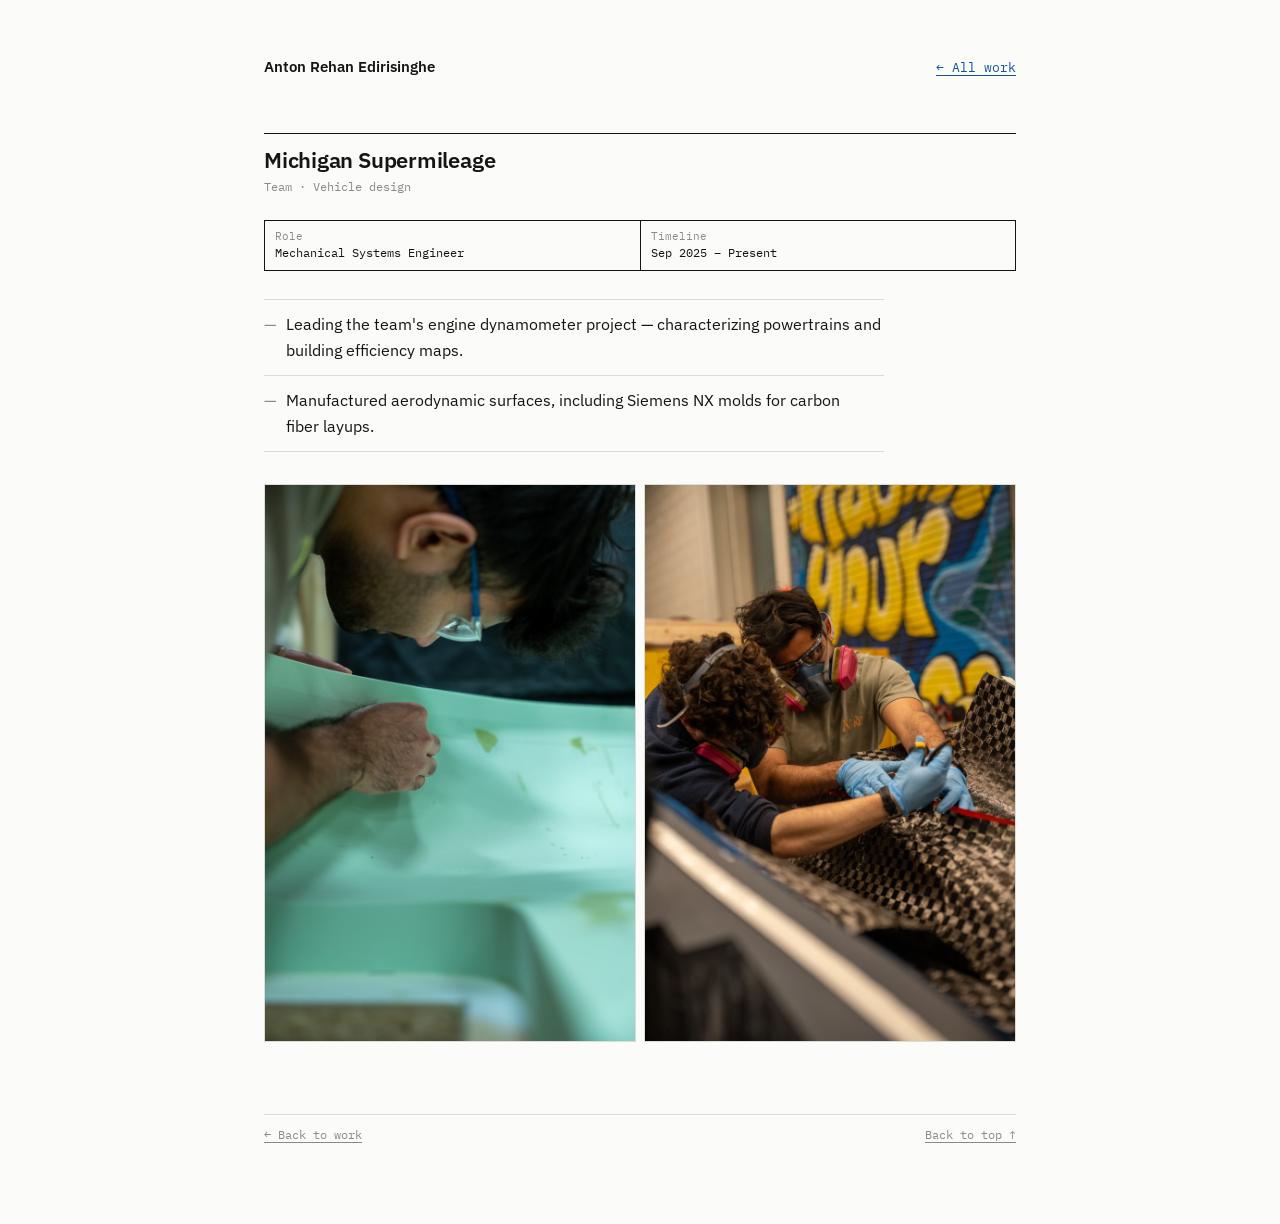
<file: github-upload/projects/supermileage.html>
<!DOCTYPE html>
<html lang="en">
<head>
<meta charset="UTF-8" />
<meta name="viewport" content="width=device-width, initial-scale=1.0" />
<title>Michigan Supermileage — Anton Rehan Edirisinghe</title>
<link rel="preconnect" href="https://fonts.googleapis.com" />
<link rel="preconnect" href="https://fonts.gstatic.com" crossorigin="" />
<link href="https://fonts.googleapis.com/css2?family=IBM+Plex+Mono:wght@400;500&family=IBM+Plex+Sans:wght@400;500;600&display=swap" rel="stylesheet" />
<link rel="stylesheet" href="v2.css" />
<style>.pics{margin-top:32px;display:grid;grid-template-columns:repeat(2,minmax(0,1fr));gap:8px}.pics img{display:block;width:100%;aspect-ratio:2/3;object-fit:cover;border:1px solid var(--rule)}@media (max-width:640px){.pics{grid-template-columns:minmax(0,1fr)}}</style>
</head>
<body>
<div class="wrap" id="top">
<div class="top"><a class="name" href="../index.html">Anton Rehan Edirisinghe</a><a href="../index.html#work">← All work</a></div>
<h1>Michigan Supermileage</h1>
<p class="kicker">Team · Vehicle design</p>
<div class="titleblock" style="--cols:2">
<div><span>Role</span>Mechanical Systems Engineer</div>
<div><span>Timeline</span>Sep 2025 – Present</div>
</div>
<div class="body"><ul>
<li>Leading the team's engine dynamometer project — characterizing powertrains and building efficiency maps.</li>
<li>Manufactured aerodynamic surfaces, including Siemens NX molds for carbon fiber layups.</li>
</ul></div>
<div class="pics"><img src="sm-photos/mold-inspection.jpeg" alt="Inspecting the surface of a green mold before layup" /><img src="sm-photos/carbon-layup.jpeg" alt="Two team members trimming a carbon fiber layup on a mold" /></div>
<footer><a href="../index.html#work">← Back to work</a><a href="#top">Back to top ↑</a></footer>
</div>
</body>
</html>
</file>
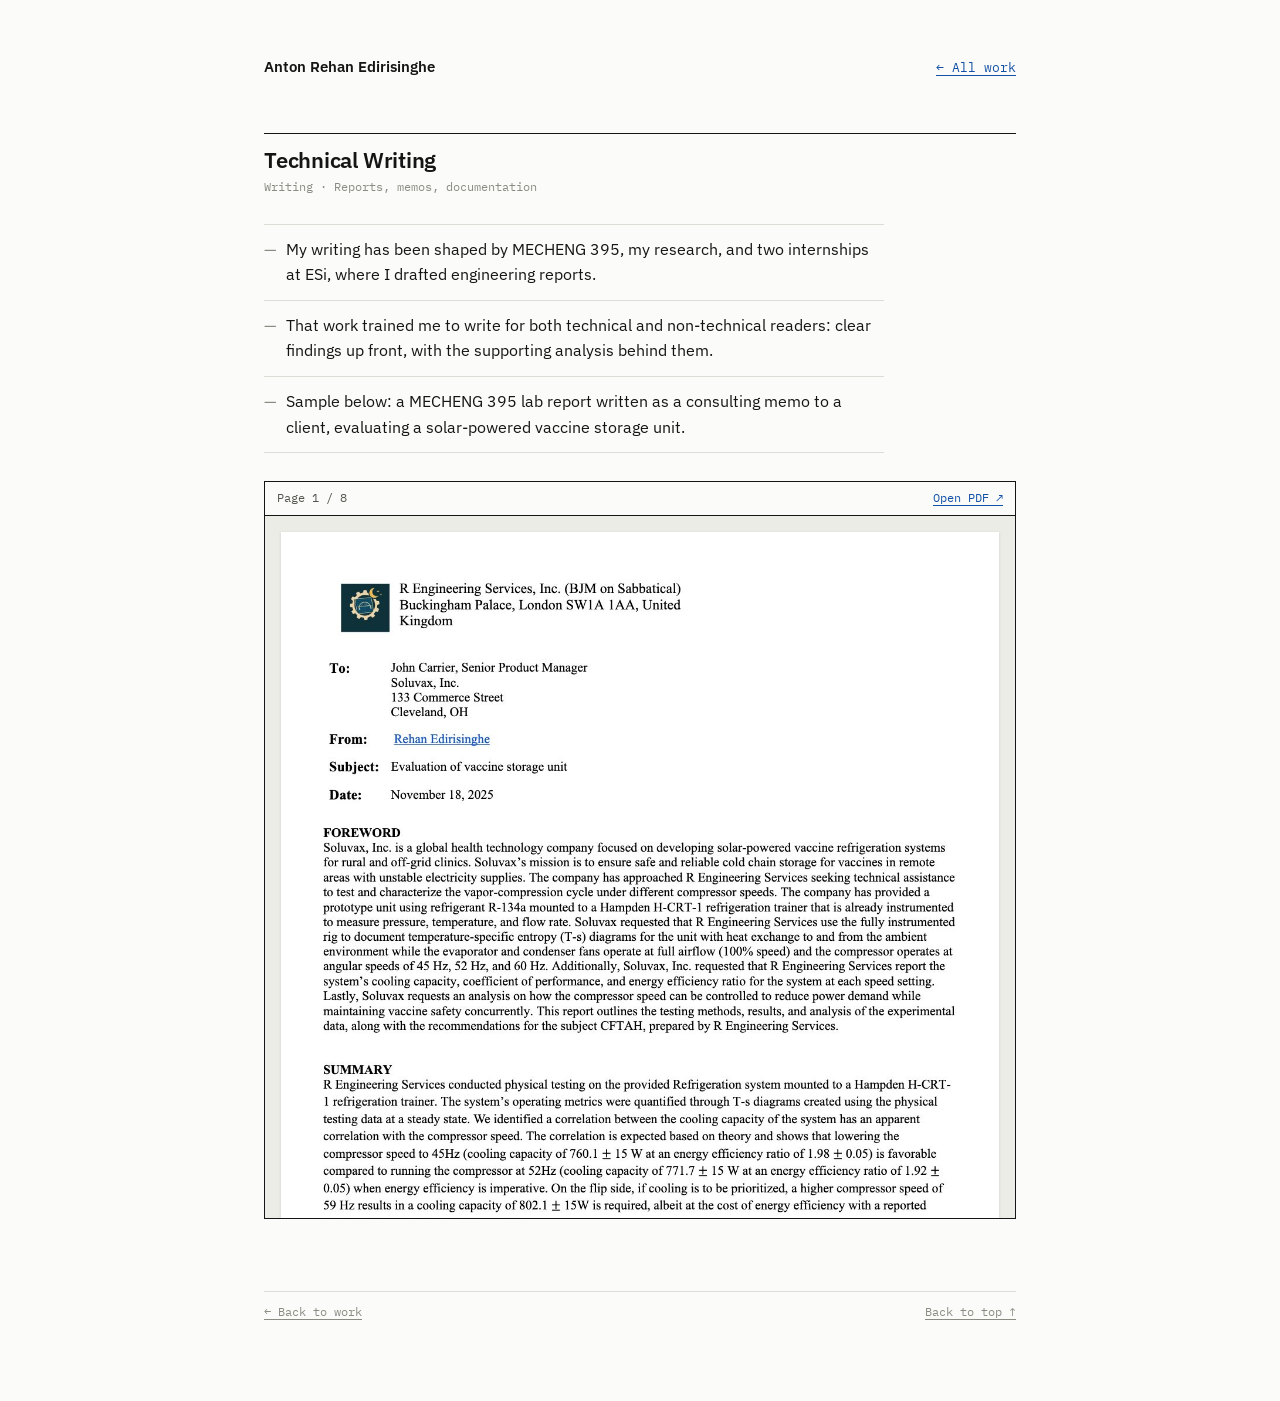
<file: github-upload/projects/technical-writing.html>
<!DOCTYPE html>
<html lang="en">
<head>
<meta charset="UTF-8" />
<meta name="viewport" content="width=device-width, initial-scale=1.0" />
<title>Technical Writing — Anton Rehan Edirisinghe</title>
<link rel="preconnect" href="https://fonts.googleapis.com" />
<link rel="preconnect" href="https://fonts.gstatic.com" crossorigin="" />
<link href="https://fonts.googleapis.com/css2?family=IBM+Plex+Mono:wght@400;500&family=IBM+Plex+Sans:wght@400;500;600&display=swap" rel="stylesheet" />
<link rel="stylesheet" href="v2.css" />
</head>
<body>
<div class="wrap" id="top">
<div class="top"><a class="name" href="../index.html">Anton Rehan Edirisinghe</a><a href="../index.html#work">← All work</a></div>
<h1>Technical Writing</h1>
<p class="kicker">Writing · Reports, memos, documentation</p>
<div class="body"><ul>
<li>My writing has been shaped by MECHENG 395, my research, and two internships at ESi, where I drafted engineering reports.</li>
<li>That work trained me to write for both technical and non-technical readers: clear findings up front, with the supporting analysis behind them.</li>
<li>Sample below: a MECHENG 395 lab report written as a consulting memo to a client, evaluating a solar-powered vaccine storage unit.</li>
</ul></div>
<div class="viewer">
<div class="vbar"><span>Page <span id="pg">1</span> / 8</span><a href="writing/lab5-report.pdf" target="_blank" rel="noopener">Open PDF ↗</a></div>
<div class="vpages" id="vpages">
<img src="writing/p01.jpg" alt="Page 1" loading="lazy" width="1224" height="1584" />
<img src="writing/p02.jpg" alt="Page 2" loading="lazy" width="1224" height="1584" />
<img src="writing/p03.jpg" alt="Page 3" loading="lazy" width="1224" height="1584" />
<img src="writing/p04.jpg" alt="Page 4" loading="lazy" width="1224" height="1584" />
<img src="writing/p05.jpg" alt="Page 5" loading="lazy" width="1224" height="1584" />
<img src="writing/p06.jpg" alt="Page 6" loading="lazy" width="1224" height="1584" />
<img src="writing/p07.jpg" alt="Page 7" loading="lazy" width="1224" height="1584" />
<img src="writing/p08.jpg" alt="Page 8" loading="lazy" width="1224" height="1584" />
</div>
</div>
<footer><a href="../index.html#work">← Back to work</a><a href="#top">Back to top ↑</a></footer>
</div>
<script>
(()=>{const box=document.getElementById('vpages'),pg=document.getElementById('pg'),imgs=[...box.querySelectorAll('img')];box.addEventListener('scroll',()=>{const mid=box.scrollTop+box.clientHeight/3;let n=1;imgs.forEach((im,i)=>{if(im.offsetTop-box.offsetTop<=mid)n=i+1});pg.textContent=n},{passive:true})})();
</script>
</body>
</html>
</file>
<file: github-upload/projects/v2.css>
*,*::before,*::after{box-sizing:border-box;margin:0;padding:0}
:root{--bg:#fbfbf9;--ink:#151515;--mid:#55554f;--light:#8b8b84;--rule:#dcdcd6;--link:oklch(45% 0.15 258);--mono:'IBM Plex Mono',ui-monospace,Menlo,monospace;--sans:'IBM Plex Sans','Helvetica Neue',Arial,sans-serif}
body{background:var(--bg);color:var(--ink);font:16px/1.6 var(--sans);-webkit-font-smoothing:antialiased}
a{color:var(--link);text-decoration:underline;text-underline-offset:3px;text-decoration-thickness:1px}
a:hover{color:var(--ink)}
.wrap{max-width:800px;margin:0 auto;padding:56px 24px 80px}
.top{display:flex;justify-content:space-between;align-items:baseline;gap:16px;flex-wrap:wrap;font:13px/1.4 var(--mono)}
.top .name{color:var(--ink);text-decoration:none;font-family:var(--sans);font-weight:600;font-size:15px}
h1{font-size:22px;font-weight:600;letter-spacing:-0.01em;line-height:1.3;margin-top:56px;padding-top:12px;border-top:1px solid var(--ink)}
.kicker{font:12px/1.4 var(--mono);color:var(--light);margin-top:4px}
.titleblock{display:grid;grid-template-columns:repeat(var(--cols,3),minmax(0,1fr));border:1px solid var(--ink);margin-top:24px;font:12px/1.4 var(--mono)}
.titleblock div{padding:8px 10px;border-left:1px solid var(--ink)}
.titleblock div:first-child{border-left:0}
.titleblock span{display:block;color:var(--light);font-size:10.5px;margin-bottom:2px}
.note{margin-top:24px;font-size:15px;color:var(--mid)}
.note b{color:var(--ink);font-weight:500}
.body{margin-top:28px;max-width:62ch}
.body ul{list-style:none;display:flex;flex-direction:column}
.body li{padding:12px 0 12px 22px;border-top:1px solid var(--rule);position:relative;text-wrap:pretty}
.body li:last-child{border-bottom:1px solid var(--rule)}
.body li::before{content:"—";position:absolute;left:0;color:var(--light)}
.photo{display:block;width:100%;height:auto;margin-top:28px}
.viewer{margin-top:28px;border:1px solid var(--ink)}
.vbar{display:flex;justify-content:space-between;align-items:center;gap:16px;padding:8px 12px;border-bottom:1px solid var(--ink);font:12px/1.4 var(--mono);color:var(--mid)}
.vbar>span{white-space:nowrap}
.vpages{height:78vh;min-height:480px;overflow-y:auto;display:flex;flex-direction:column;align-items:center;gap:12px;padding:16px;background:#ecece7}
.vpages img{display:block;width:100%;height:auto;background:#fff;box-shadow:0 1px 3px rgba(0,0,0,.12)}
footer{margin-top:72px;padding-top:12px;border-top:1px solid var(--rule);display:flex;justify-content:space-between;gap:16px;flex-wrap:wrap;font:12px/1.4 var(--mono);color:var(--light)}
footer a{color:var(--light)}
@media (max-width:640px){.titleblock{grid-template-columns:minmax(0,1fr)}.titleblock div{border-left:0;border-top:1px solid var(--ink)}.titleblock div:first-child{border-top:0}.vpages{padding:8px;gap:8px}}
</file>
